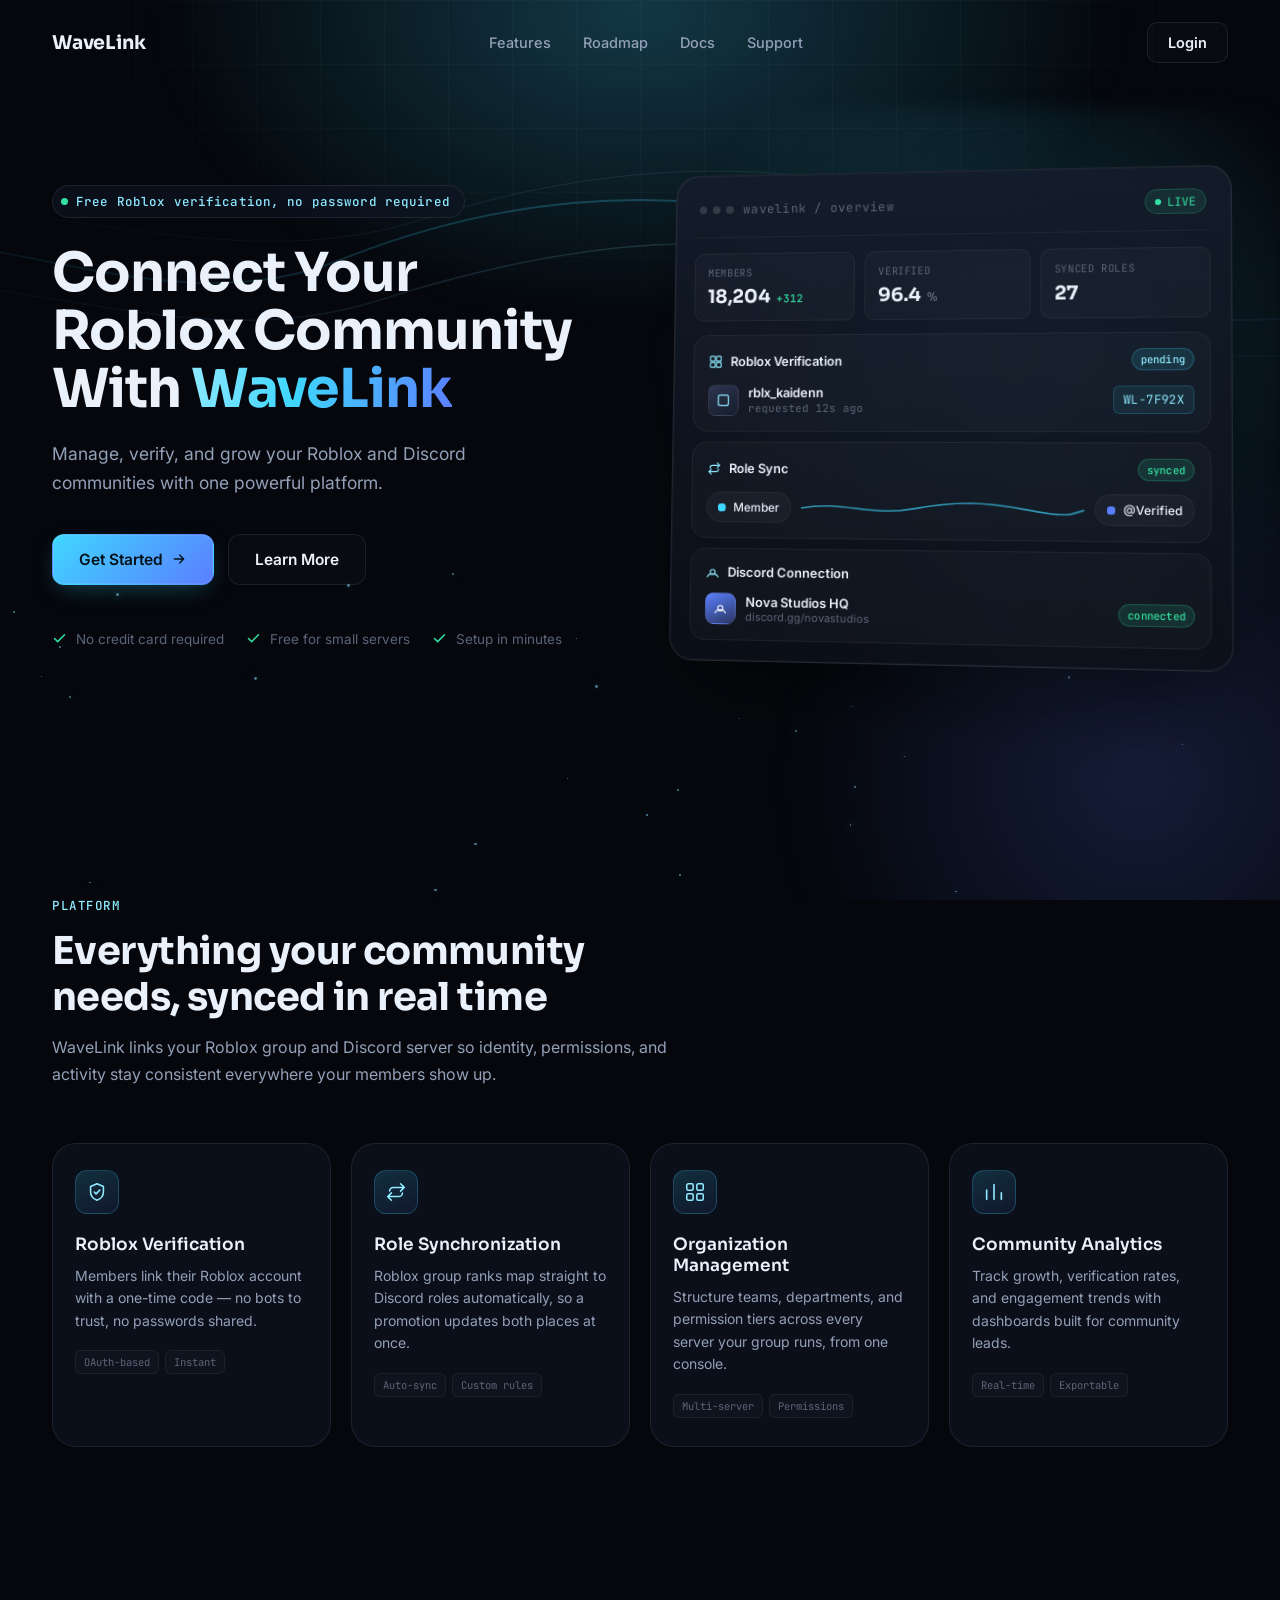
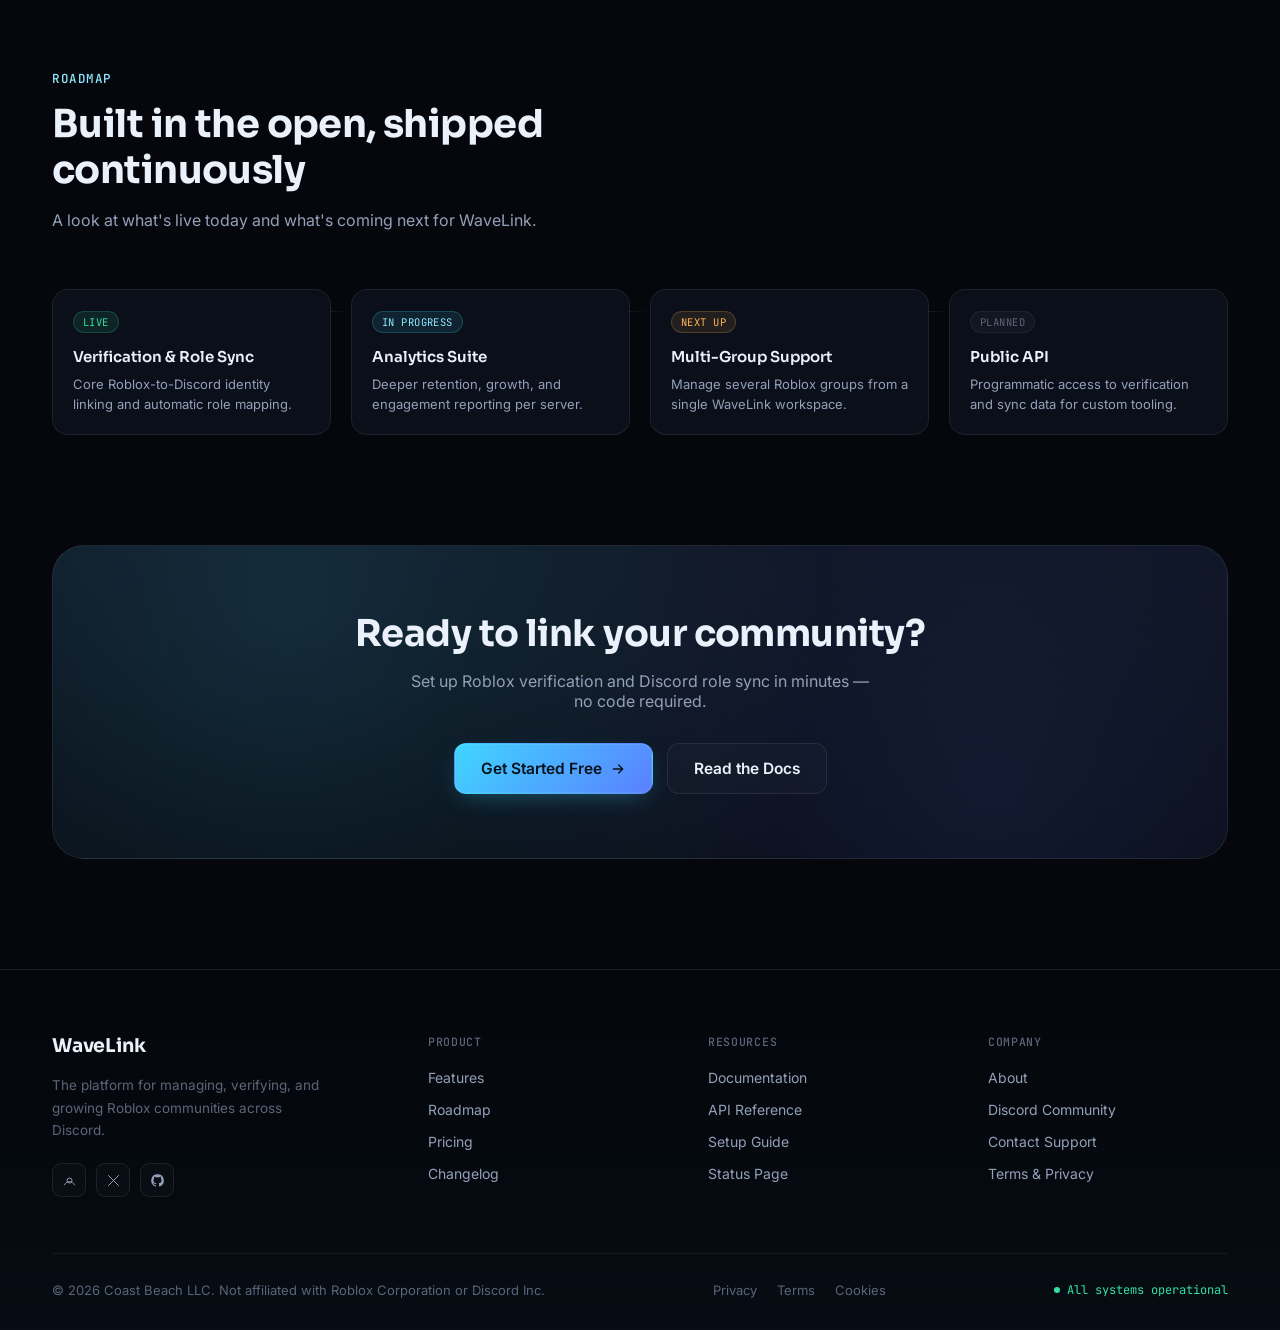
<file: index.html>
<!DOCTYPE html>
<html lang="en">
<head>
<meta charset="UTF-8" />
<meta name="viewport" content="width=device-width, initial-scale=1.0" />
<title>WaveLink — Connect Your Roblox Community</title>
<meta name="description" content="WaveLink is the platform for managing, verifying, and growing Roblox communities across Discord — verification, role sync, and analytics in one place." />

<link rel="preconnect" href="https://fonts.googleapis.com">
<link rel="preconnect" href="https://fonts.gstatic.com" crossorigin>
<link href="https://fonts.googleapis.com/css2?family=Sora:wght@400;500;600;700;800&family=Inter:wght@400;500;600;700&family=JetBrains+Mono:wght@400;500;600&display=swap" rel="stylesheet">

<link rel="stylesheet" href="style.css">
</head>
<body>

<!-- ============ BACKGROUND LAYERS ============ -->
<div class="bg-layer" aria-hidden="true">
  <div class="bg-grid"></div>
  <div class="bg-glow-primary"></div>
  <div class="bg-glow-secondary"></div>
  <svg class="bg-wave-svg" viewBox="0 0 1800 420" fill="none" xmlns="http://www.w3.org/2000/svg">
    <path class="w1" d="M0 220 C 200 140, 400 300, 600 220 S 1000 140, 1200 220 S 1600 300, 1800 220" stroke="url(#gwave1)" stroke-width="2" opacity="0.5"/>
    <path class="w2" d="M0 260 C 220 190, 420 330, 640 260 S 1040 180, 1240 260 S 1620 330, 1800 260" stroke="url(#gwave2)" stroke-width="1.5" opacity="0.35"/>
    <path class="w3" d="M0 180 C 240 120, 460 250, 680 180 S 1080 120, 1280 180 S 1640 250, 1800 180" stroke="url(#gwave2)" stroke-width="1" opacity="0.25"/>
    <defs>
      <linearGradient id="gwave1" x1="0" y1="0" x2="1800" y2="0" gradientUnits="userSpaceOnUse">
        <stop offset="0" stop-color="#3fd6ff" stop-opacity="0"/>
        <stop offset="0.5" stop-color="#3fd6ff" stop-opacity="0.9"/>
        <stop offset="1" stop-color="#5b7fff" stop-opacity="0"/>
      </linearGradient>
      <linearGradient id="gwave2" x1="0" y1="0" x2="1800" y2="0" gradientUnits="userSpaceOnUse">
        <stop offset="0" stop-color="#5b7fff" stop-opacity="0"/>
        <stop offset="0.5" stop-color="#8fe9ff" stop-opacity="0.8"/>
        <stop offset="1" stop-color="#3fd6ff" stop-opacity="0"/>
      </linearGradient>
    </defs>
  </svg>
  <div id="particles"></div>
</div>

<!-- ============ NAVBAR ============ -->
<header class="navbar" id="navbar">
  <div class="container nav-inner">
    <a href="#top" class="brand">
      WaveLink
    </a>

    <nav class="nav-links" id="navLinks">
      <a href="#features">Features</a>
      <a href="#roadmap">Roadmap</a>
      <a href="#docs">Docs</a>
      <a href="#support">Support</a>
    </nav>

    <div class="nav-right">
      <a href="login.html" class="btn btn-ghost" id="navAuthBtn">Login</a>
      <button class="nav-toggle" id="navToggle" aria-label="Toggle navigation menu" aria-expanded="false"><span></span></button>
    </div>
  </div>
</header>

<!-- ============ HERO ============ -->
<main id="top">
<section class="hero">
  <div class="container hero-grid">

    <div class="hero-content reveal in">
      <span class="eyebrow"><span class="dot-pulse" aria-hidden="true"></span> Free Roblox verification, no password required</span>

      <h1>Connect Your Roblox Community With <span class="grad">WaveLink</span></h1>

      <p class="lead">Manage, verify, and grow your Roblox and Discord communities with one powerful platform.</p>

      <div class="hero-actions">
        <a href="#get-started" class="btn btn-primary btn-lg">
          Get Started
          <svg class="btn-icon" viewBox="0 0 24 24" fill="none"><path d="M5 12h14M13 6l6 6-6 6" stroke="currentColor" stroke-width="2" stroke-linecap="round" stroke-linejoin="round"/></svg>
        </a>
        <a href="#features" class="btn btn-ghost btn-lg">Learn More</a>
      </div>

      <div class="hero-meta">
        <div class="hero-meta-item"><svg viewBox="0 0 24 24" fill="none"><path d="M20 6L9 17l-5-5" stroke="currentColor" stroke-width="2.4" stroke-linecap="round" stroke-linejoin="round"/></svg> No credit card required</div>
        <div class="hero-meta-item"><svg viewBox="0 0 24 24" fill="none"><path d="M20 6L9 17l-5-5" stroke="currentColor" stroke-width="2.4" stroke-linecap="round" stroke-linejoin="round"/></svg> Free for small servers</div>
        <div class="hero-meta-item"><svg viewBox="0 0 24 24" fill="none"><path d="M20 6L9 17l-5-5" stroke="currentColor" stroke-width="2.4" stroke-linecap="round" stroke-linejoin="round"/></svg> Setup in minutes</div>
      </div>
    </div>

    <div class="mock-wrap reveal in">
      <div class="mock-glow" aria-hidden="true"></div>

      <div class="dashboard">
        <div class="dash-titlebar">
          <div class="dash-titlebar-left">
            <div class="dash-dots"><span></span><span></span><span></span></div>
            <span class="dash-title">wavelink / overview</span>
          </div>
          <span class="dash-live"><span class="dot-pulse" aria-hidden="true"></span>LIVE</span>
        </div>

        <div class="stat-row">
          <div class="stat-box">
            <div class="stat-label">Members</div>
            <div class="stat-value">18,204 <span class="delta">+312</span></div>
          </div>
          <div class="stat-box">
            <div class="stat-label">Verified</div>
            <div class="stat-value">96.4<span style="font-size:12px;font-weight:600;color:var(--text-faint)">%</span></div>
          </div>
          <div class="stat-box">
            <div class="stat-label">Synced Roles</div>
            <div class="stat-value">27</div>
          </div>
        </div>

        <div class="panel-block">
          <div class="panel-block-head">
            <h4>
              <svg viewBox="0 0 24 24" fill="none"><rect x="3" y="3" width="8" height="8" rx="1.5" stroke="currentColor" stroke-width="1.8"/><rect x="13" y="3" width="8" height="8" rx="1.5" stroke="currentColor" stroke-width="1.8"/><rect x="3" y="13" width="8" height="8" rx="1.5" stroke="currentColor" stroke-width="1.8"/><rect x="13" y="13" width="8" height="8" rx="1.5" stroke="currentColor" stroke-width="1.8"/></svg>
              Roblox Verification
            </h4>
            <span class="badge badge-accent">pending</span>
          </div>
          <div class="verify-row">
            <div class="verify-user">
              <div class="avatar"><svg viewBox="0 0 24 24" fill="none"><rect x="4" y="4" width="16" height="16" rx="3" stroke="currentColor" stroke-width="1.8"/></svg></div>
              <div class="verify-user-info">
                <div class="name">rblx_kaidenn</div>
                <div class="sub">requested 12s ago</div>
              </div>
            </div>
            <span class="code-chip">WL-7F92X</span>
          </div>
        </div>

        <div class="panel-block">
          <div class="panel-block-head">
            <h4>
              <svg viewBox="0 0 24 24" fill="none"><path d="M17 3l4 4-4 4M7 21l-4-4 4-4M21 7H9a4 4 0 00-4 4M3 17h12a4 4 0 004-4" stroke="currentColor" stroke-width="1.8" stroke-linecap="round" stroke-linejoin="round"/></svg>
              Role Sync
            </h4>
            <span class="badge badge-success">synced</span>
          </div>
          <div class="sync-row">
            <span class="sync-chip"><span class="swatch" style="background:#3fd6ff"></span>Member</span>
            <svg class="sync-wave" viewBox="0 0 100 20" preserveAspectRatio="none"><path d="M0 10 C 15 2, 25 18, 40 10 S 65 2, 80 10 S 95 14, 100 10" stroke="#3fd6ff" stroke-width="1.5" fill="none" opacity="0.65"/></svg>
            <span class="sync-chip"><span class="swatch" style="background:#5b7fff"></span>@Verified</span>
          </div>
        </div>

        <div class="panel-block" style="margin-bottom:0;">
          <div class="panel-block-head">
            <h4>
              <svg viewBox="0 0 24 24" fill="none"><path d="M8 12a4 4 0 108 0 4 4 0 00-8 0z" stroke="currentColor" stroke-width="1.8"/><path d="M3 20c1.5-3.5 4.5-5 9-5s7.5 1.5 9 5" stroke="currentColor" stroke-width="1.8" stroke-linecap="round"/></svg>
              Discord Connection
            </h4>
          </div>
          <div class="discord-row">
            <div class="discord-server">
              <div class="server-icon"><svg viewBox="0 0 24 24" fill="none"><path d="M8 12a4 4 0 108 0 4 4 0 00-8 0z" stroke="#fff" stroke-width="1.6"/><path d="M4 19c1.6-3.6 4.6-5 8-5s6.4 1.4 8 5" stroke="#fff" stroke-width="1.6" stroke-linecap="round"/></svg></div>
              <div class="server-info">
                <div class="name">Nova Studios HQ</div>
                <div class="sub">discord.gg/novastudios</div>
              </div>
            </div>
            <span class="badge badge-success">connected</span>
          </div>
        </div>
      </div>
    </div>

  </div>
</section>

<!-- ============ FEATURES ============ -->
<section class="section" id="features">
  <div class="container">
    <div class="section-head reveal">
      <span class="section-tag">Platform</span>
      <h2>Everything your community needs, synced in real time</h2>
      <p>WaveLink links your Roblox group and Discord server so identity, permissions, and activity stay consistent everywhere your members show up.</p>
    </div>

    <div class="features-grid">

      <div class="feature-card reveal">
        <div class="feature-icon"><svg viewBox="0 0 24 24" fill="none"><path d="M12 3l7 3v6c0 4.5-3 7.5-7 9-4-1.5-7-4.5-7-9V6l7-3z" stroke="currentColor" stroke-width="1.7" stroke-linejoin="round"/><path d="M9 12l2 2 4-4" stroke="currentColor" stroke-width="1.7" stroke-linecap="round" stroke-linejoin="round"/></svg></div>
        <h3>Roblox Verification</h3>
        <p>Members link their Roblox account with a one-time code — no bots to trust, no passwords shared.</p>
        <div class="feature-tag-row">
          <span class="feature-tag">OAuth-based</span>
          <span class="feature-tag">Instant</span>
        </div>
      </div>

      <div class="feature-card reveal">
        <div class="feature-icon"><svg viewBox="0 0 24 24" fill="none"><path d="M17 3l4 4-4 4M7 21l-4-4 4-4M21 7H9a4 4 0 00-4 4M3 17h12a4 4 0 004-4" stroke="currentColor" stroke-width="1.7" stroke-linecap="round" stroke-linejoin="round"/></svg></div>
        <h3>Role Synchronization</h3>
        <p>Roblox group ranks map straight to Discord roles automatically, so a promotion updates both places at once.</p>
        <div class="feature-tag-row">
          <span class="feature-tag">Auto-sync</span>
          <span class="feature-tag">Custom rules</span>
        </div>
      </div>

      <div class="feature-card reveal">
        <div class="feature-icon"><svg viewBox="0 0 24 24" fill="none"><rect x="3" y="3" width="7" height="7" rx="1.6" stroke="currentColor" stroke-width="1.7"/><rect x="14" y="3" width="7" height="7" rx="1.6" stroke="currentColor" stroke-width="1.7"/><rect x="3" y="14" width="7" height="7" rx="1.6" stroke="currentColor" stroke-width="1.7"/><rect x="14" y="14" width="7" height="7" rx="1.6" stroke="currentColor" stroke-width="1.7"/></svg></div>
        <h3>Organization Management</h3>
        <p>Structure teams, departments, and permission tiers across every server your group runs, from one console.</p>
        <div class="feature-tag-row">
          <span class="feature-tag">Multi-server</span>
          <span class="feature-tag">Permissions</span>
        </div>
      </div>

      <div class="feature-card reveal">
        <div class="feature-icon"><svg viewBox="0 0 24 24" fill="none"><path d="M4 20V10M12 20V4M20 20v-7" stroke="currentColor" stroke-width="1.8" stroke-linecap="round" stroke-linejoin="round"/></svg></div>
        <h3>Community Analytics</h3>
        <p>Track growth, verification rates, and engagement trends with dashboards built for community leads.</p>
        <div class="feature-tag-row">
          <span class="feature-tag">Real-time</span>
          <span class="feature-tag">Exportable</span>
        </div>
      </div>

    </div>
  </div>
</section>

<!-- ============ ROADMAP ============ -->
<section class="section" id="roadmap">
  <div class="container">
    <div class="section-head reveal">
      <span class="section-tag">Roadmap</span>
      <h2>Built in the open, shipped continuously</h2>
      <p>A look at what's live today and what's coming next for WaveLink.</p>
    </div>

    <div class="roadmap-track">
      <div class="roadmap-item reveal">
        <span class="roadmap-status status-live">Live</span>
        <h4>Verification &amp; Role Sync</h4>
        <p>Core Roblox-to-Discord identity linking and automatic role mapping.</p>
      </div>
      <div class="roadmap-item reveal">
        <span class="roadmap-status status-progress">In progress</span>
        <h4>Analytics Suite</h4>
        <p>Deeper retention, growth, and engagement reporting per server.</p>
      </div>
      <div class="roadmap-item reveal">
        <span class="roadmap-status status-next">Next up</span>
        <h4>Multi-Group Support</h4>
        <p>Manage several Roblox groups from a single WaveLink workspace.</p>
      </div>
      <div class="roadmap-item reveal">
        <span class="roadmap-status status-later">Planned</span>
        <h4>Public API</h4>
        <p>Programmatic access to verification and sync data for custom tooling.</p>
      </div>
    </div>
  </div>
</section>

<!-- ============ CTA ============ -->
<section class="cta-band reveal" id="get-started">
  <h2>Ready to link your community?</h2>
  <p>Set up Roblox verification and Discord role sync in minutes — no code required.</p>
  <div class="cta-actions">
    <a href="login.html" class="btn btn-primary btn-lg">
      Get Started Free
      <svg class="btn-icon" viewBox="0 0 24 24" fill="none"><path d="M5 12h14M13 6l6 6-6 6" stroke="currentColor" stroke-width="2" stroke-linecap="round" stroke-linejoin="round"/></svg>
    </a>
    <a href="#docs" class="btn btn-ghost btn-lg">Read the Docs</a>
  </div>
</section>
</main>

<!-- ============ FOOTER ============ -->
<footer class="site-footer" id="support">
  <div class="container">
    <div class="footer-top">
      <div class="footer-brand">
        <a href="#top" class="brand">
          WaveLink
        </a>
        <p>The platform for managing, verifying, and growing Roblox communities across Discord.</p>
        <div class="footer-socials">
          <a href="#" class="footer-social-btn" aria-label="WaveLink on Discord"><svg viewBox="0 0 24 24" fill="none"><path d="M8 12a4 4 0 108 0 4 4 0 00-8 0z" stroke="currentColor" stroke-width="1.6"/><path d="M4 19c1.6-3.6 4.6-5 8-5s6.4 1.4 8 5" stroke="currentColor" stroke-width="1.6" stroke-linecap="round"/></svg></a>
          <a href="#" class="footer-social-btn" aria-label="WaveLink on X"><svg viewBox="0 0 24 24" fill="none"><path d="M4 4l16 16M20 4L4 20" stroke="currentColor" stroke-width="1.6" stroke-linecap="round"/></svg></a>
          <a href="#" class="footer-social-btn" aria-label="WaveLink on GitHub"><svg viewBox="0 0 24 24" fill="none"><path d="M12 2a10 10 0 00-3.16 19.5c.5.1.68-.22.68-.48v-1.7c-2.78.6-3.37-1.34-3.37-1.34-.46-1.16-1.11-1.47-1.11-1.47-.91-.62.07-.6.07-.6 1 .07 1.53 1.03 1.53 1.03.9 1.52 2.35 1.08 2.92.83.09-.65.35-1.08.64-1.33-2.22-.25-4.56-1.11-4.56-4.94 0-1.1.39-1.99 1.03-2.69-.1-.25-.45-1.27.1-2.64 0 0 .84-.27 2.75 1.02a9.6 9.6 0 015 0c1.91-1.3 2.75-1.02 2.75-1.02.55 1.37.2 2.39.1 2.64.64.7 1.03 1.59 1.03 2.69 0 3.84-2.34 4.68-4.57 4.93.36.31.68.92.68 1.85v2.75c0 .27.18.58.69.48A10 10 0 0012 2z" fill="currentColor"/></svg></a>
        </div>
      </div>

      <div class="footer-col">
        <h5>Product</h5>
        <ul>
          <li><a href="#features">Features</a></li>
          <li><a href="#roadmap">Roadmap</a></li>
          <li><a href="#">Pricing</a></li>
          <li><a href="#">Changelog</a></li>
        </ul>
      </div>

      <div class="footer-col" id="docs">
        <h5>Resources</h5>
        <ul>
          <li><a href="#">Documentation</a></li>
          <li><a href="#">API Reference</a></li>
          <li><a href="#">Setup Guide</a></li>
          <li><a href="#">Status Page</a></li>
        </ul>
      </div>

      <div class="footer-col">
        <h5>Company</h5>
        <ul>
          <li><a href="#">About</a></li>
          <li><a href="#">Discord Community</a></li>
          <li><a href="#">Contact Support</a></li>
          <li><a href="terms.html">Terms &amp; Privacy</a></li>
        </ul>
      </div>
    </div>

    <div class="footer-bottom">
      <p>&copy; 2026 Coast Beach LLC. Not affiliated with Roblox Corporation or Discord Inc.</p>
      <div class="footer-bottom-links">
        <a href="privacy.html">Privacy</a>
        <a href="terms.html">Terms</a>
        <a href="#">Cookies</a>
      </div>
      <span class="footer-status"><span class="dot-pulse" aria-hidden="true"></span>All systems operational</span>
    </div>
  </div>
</footer>

<script src="main.js" defer></script>

</body>
</html>
</file>
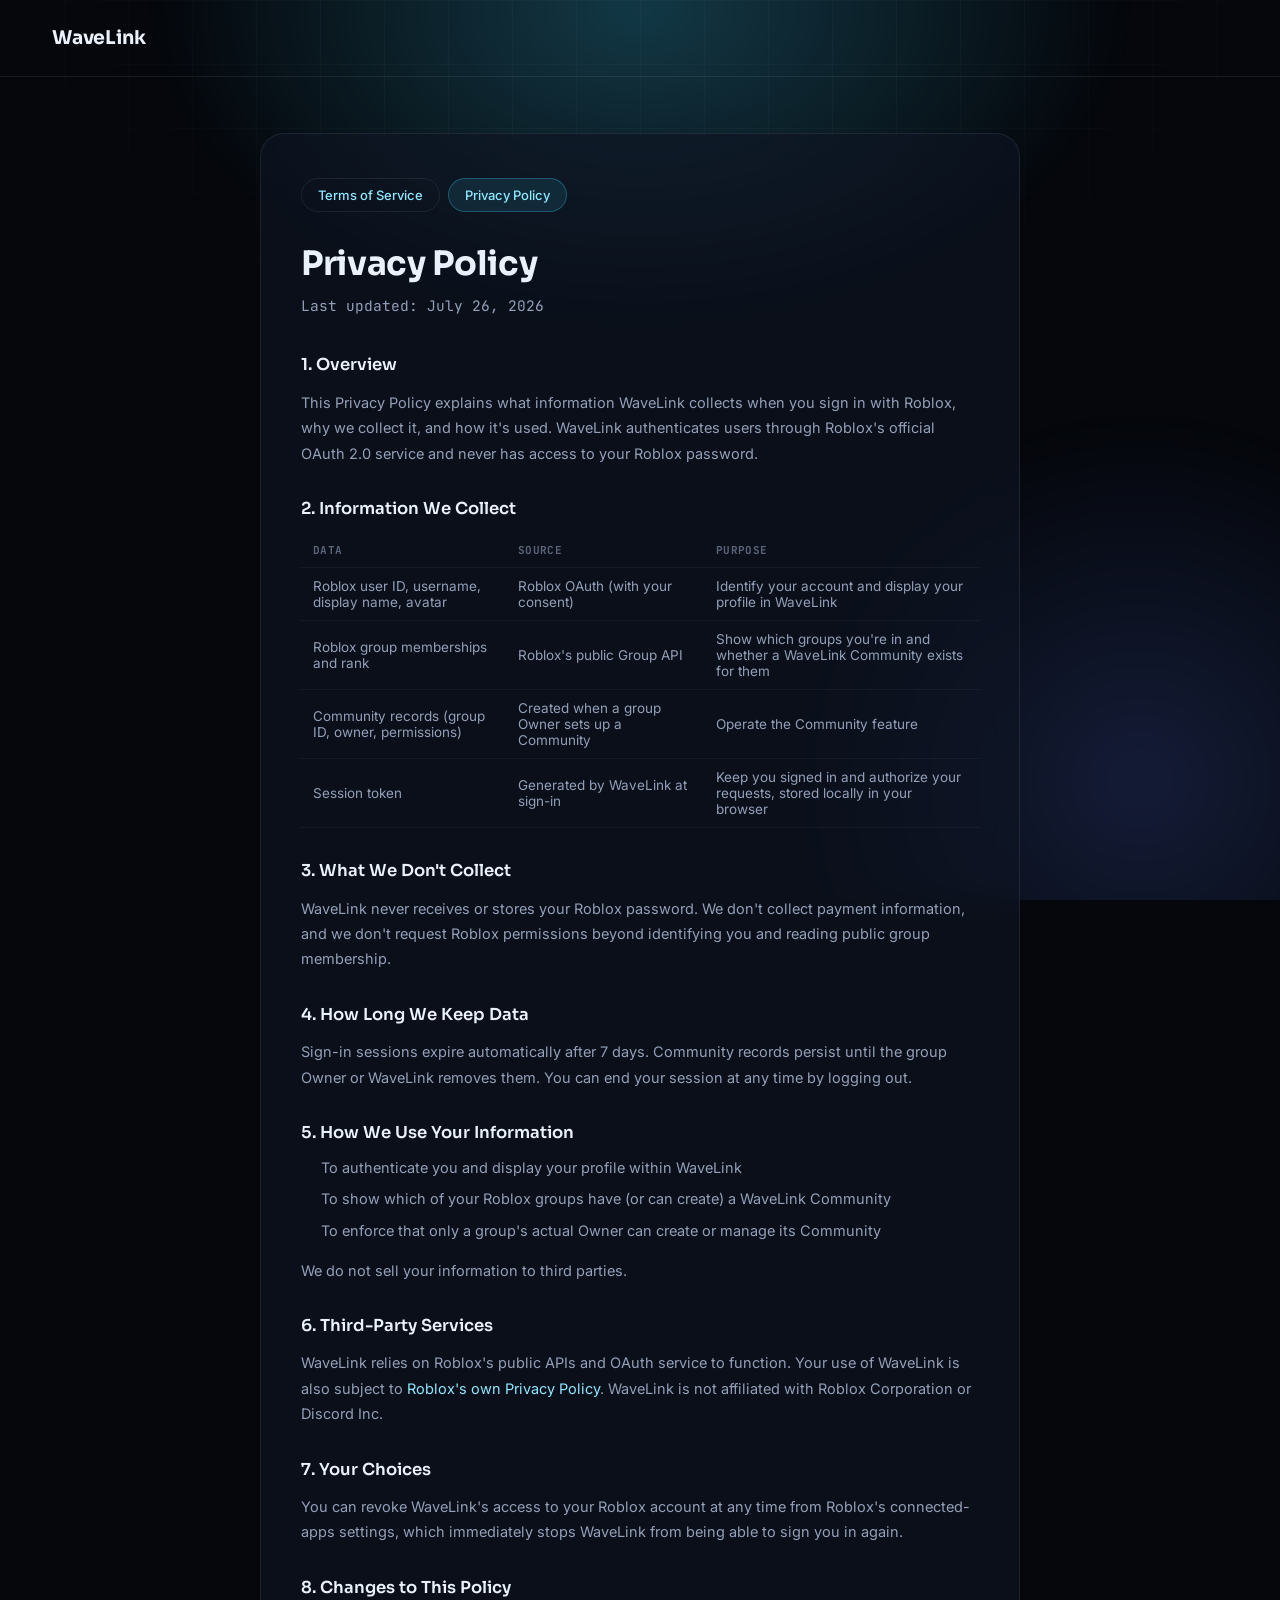
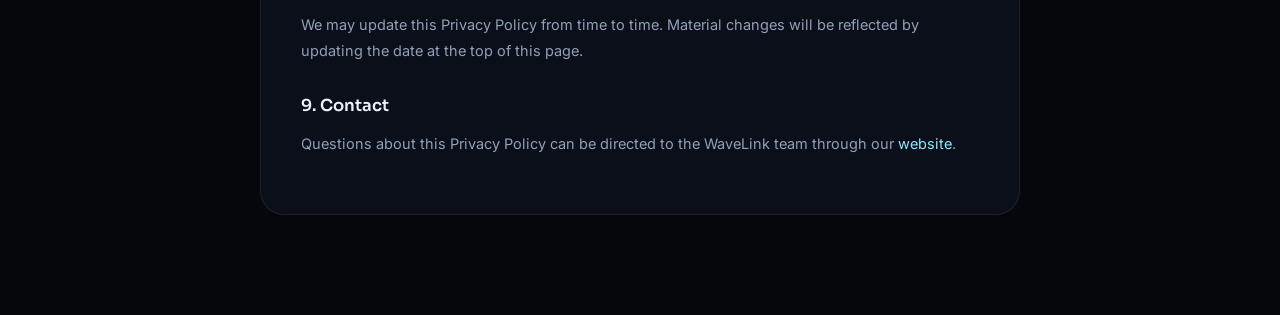
<file: privacy.html>
<!DOCTYPE html>
<html lang="en">
<head>
<meta charset="UTF-8" />
<meta name="viewport" content="width=device-width, initial-scale=1.0" />
<title>Privacy Policy — WaveLink</title>
<meta name="description" content="WaveLink's Privacy Policy." />

<link rel="preconnect" href="https://fonts.googleapis.com">
<link rel="preconnect" href="https://fonts.gstatic.com" crossorigin>
<link href="https://fonts.googleapis.com/css2?family=Sora:wght@400;500;600;700;800&family=Inter:wght@400;500;600;700&family=JetBrains+Mono:wght@400;500;600&display=swap" rel="stylesheet">
<link rel="stylesheet" href="style.css">

<style>
.legal-nav{
  position: relative;
  z-index: 1;
  padding: 26px 0;
  border-bottom: 1px solid var(--border);
}

.legal-main{
  position: relative;
  z-index: 1;
  padding: 56px 0 100px;
}

.legal-card{
  max-width: 760px;
  margin: 0 auto;
  background: var(--panel);
  border: 1px solid var(--border);
  border-radius: var(--radius-lg);
  backdrop-filter: blur(14px);
  padding: 44px 40px;
}

.legal-card h1{
  font-family: var(--font-display);
  font-size: clamp(1.6rem, 3vw, 2.1rem);
  font-weight: 700;
  letter-spacing: -0.01em;
  margin: 0 0 8px;
}

.legal-updated{
  font-family: var(--font-mono);
  font-size: 12.5px;
  color: var(--text-faint);
  margin: 0 0 36px;
}

.legal-card h2{
  font-family: var(--font-display);
  font-size: 16.5px;
  font-weight: 600;
  color: var(--text);
  margin: 32px 0 12px;
}
.legal-card h2:first-of-type{ margin-top: 0; }

.legal-card p, .legal-card li{
  font-size: 14.5px;
  line-height: 1.75;
  color: var(--text-dim);
}

.legal-card ul{ margin: 10px 0; padding-left: 20px; }
.legal-card li{ margin-bottom: 6px; }

.legal-card a{ color: var(--accent-soft); }

.legal-tabs{
  display: flex;
  gap: 8px;
  margin-bottom: 30px;
}
.legal-tab{
  padding: 8px 16px;
  border-radius: 100px;
  border: 1px solid var(--border);
  font-size: 13px;
  font-weight: 500;
  color: var(--text-dim);
}
.legal-tab.active{
  background: rgba(63,214,255,0.1);
  border-color: rgba(63,214,255,0.28);
  color: var(--accent-soft);
}
.legal-tab:hover:not(.active){ color: var(--text); border-color: rgba(255,255,255,0.18); }

.legal-table{
  width: 100%;
  border-collapse: collapse;
  margin: 14px 0 24px;
  font-size: 13.5px;
}
.legal-table th, .legal-table td{
  text-align: left;
  padding: 10px 12px;
  border-bottom: 1px solid var(--border-soft);
  color: var(--text-dim);
}
.legal-table th{
  font-family: var(--font-mono);
  font-size: 11px;
  text-transform: uppercase;
  letter-spacing: 0.04em;
  color: var(--text-faint);
}
</style>
</head>
<body>

<div class="bg-layer" aria-hidden="true">
  <div class="bg-grid"></div>
  <div class="bg-glow-primary"></div>
  <div class="bg-glow-secondary"></div>
</div>

<header class="legal-nav">
  <div class="container">
    <a href="index.html" class="brand">WaveLink</a>
  </div>
</header>

<main class="legal-main">
  <div class="container">
    <div class="legal-card">
      <div class="legal-tabs">
        <a href="terms.html" class="legal-tab" target="_blank" rel="noopener">Terms of Service</a>
        <a href="privacy.html" class="legal-tab active" target="_blank" rel="noopener">Privacy Policy</a>
      </div>

      <h1>Privacy Policy</h1>
      <p class="legal-updated">Last updated: July 26, 2026</p>

      <h2>1. Overview</h2>
      <p>This Privacy Policy explains what information WaveLink collects when you sign in with Roblox, why we collect it, and how it's used. WaveLink authenticates users through Roblox's official OAuth 2.0 service and never has access to your Roblox password.</p>

      <h2>2. Information We Collect</h2>
      <table class="legal-table">
        <tr><th>Data</th><th>Source</th><th>Purpose</th></tr>
        <tr><td>Roblox user ID, username, display name, avatar</td><td>Roblox OAuth (with your consent)</td><td>Identify your account and display your profile in WaveLink</td></tr>
        <tr><td>Roblox group memberships and rank</td><td>Roblox's public Group API</td><td>Show which groups you're in and whether a WaveLink Community exists for them</td></tr>
        <tr><td>Community records (group ID, owner, permissions)</td><td>Created when a group Owner sets up a Community</td><td>Operate the Community feature</td></tr>
        <tr><td>Session token</td><td>Generated by WaveLink at sign-in</td><td>Keep you signed in and authorize your requests, stored locally in your browser</td></tr>
      </table>

      <h2>3. What We Don't Collect</h2>
      <p>WaveLink never receives or stores your Roblox password. We don't collect payment information, and we don't request Roblox permissions beyond identifying you and reading public group membership.</p>

      <h2>4. How Long We Keep Data</h2>
      <p>Sign-in sessions expire automatically after 7 days. Community records persist until the group Owner or WaveLink removes them. You can end your session at any time by logging out.</p>

      <h2>5. How We Use Your Information</h2>
      <ul>
        <li>To authenticate you and display your profile within WaveLink</li>
        <li>To show which of your Roblox groups have (or can create) a WaveLink Community</li>
        <li>To enforce that only a group's actual Owner can create or manage its Community</li>
      </ul>
      <p>We do not sell your information to third parties.</p>

      <h2>6. Third-Party Services</h2>
      <p>WaveLink relies on Roblox's public APIs and OAuth service to function. Your use of WaveLink is also subject to <a href="https://en.help.roblox.com/hc/en-us/articles/115004647846" target="_blank" rel="noopener">Roblox's own Privacy Policy</a>. WaveLink is not affiliated with Roblox Corporation or Discord Inc.</p>

      <h2>7. Your Choices</h2>
      <p>You can revoke WaveLink's access to your Roblox account at any time from Roblox's connected-apps settings, which immediately stops WaveLink from being able to sign you in again.</p>

      <h2>8. Changes to This Policy</h2>
      <p>We may update this Privacy Policy from time to time. Material changes will be reflected by updating the date at the top of this page.</p>

      <h2>9. Contact</h2>
      <p>Questions about this Privacy Policy can be directed to the WaveLink team through our <a href="index.html">website</a>.</p>
    </div>
  </div>
</main>

<script src="main.js" defer></script>
</body>
</html>
</file>
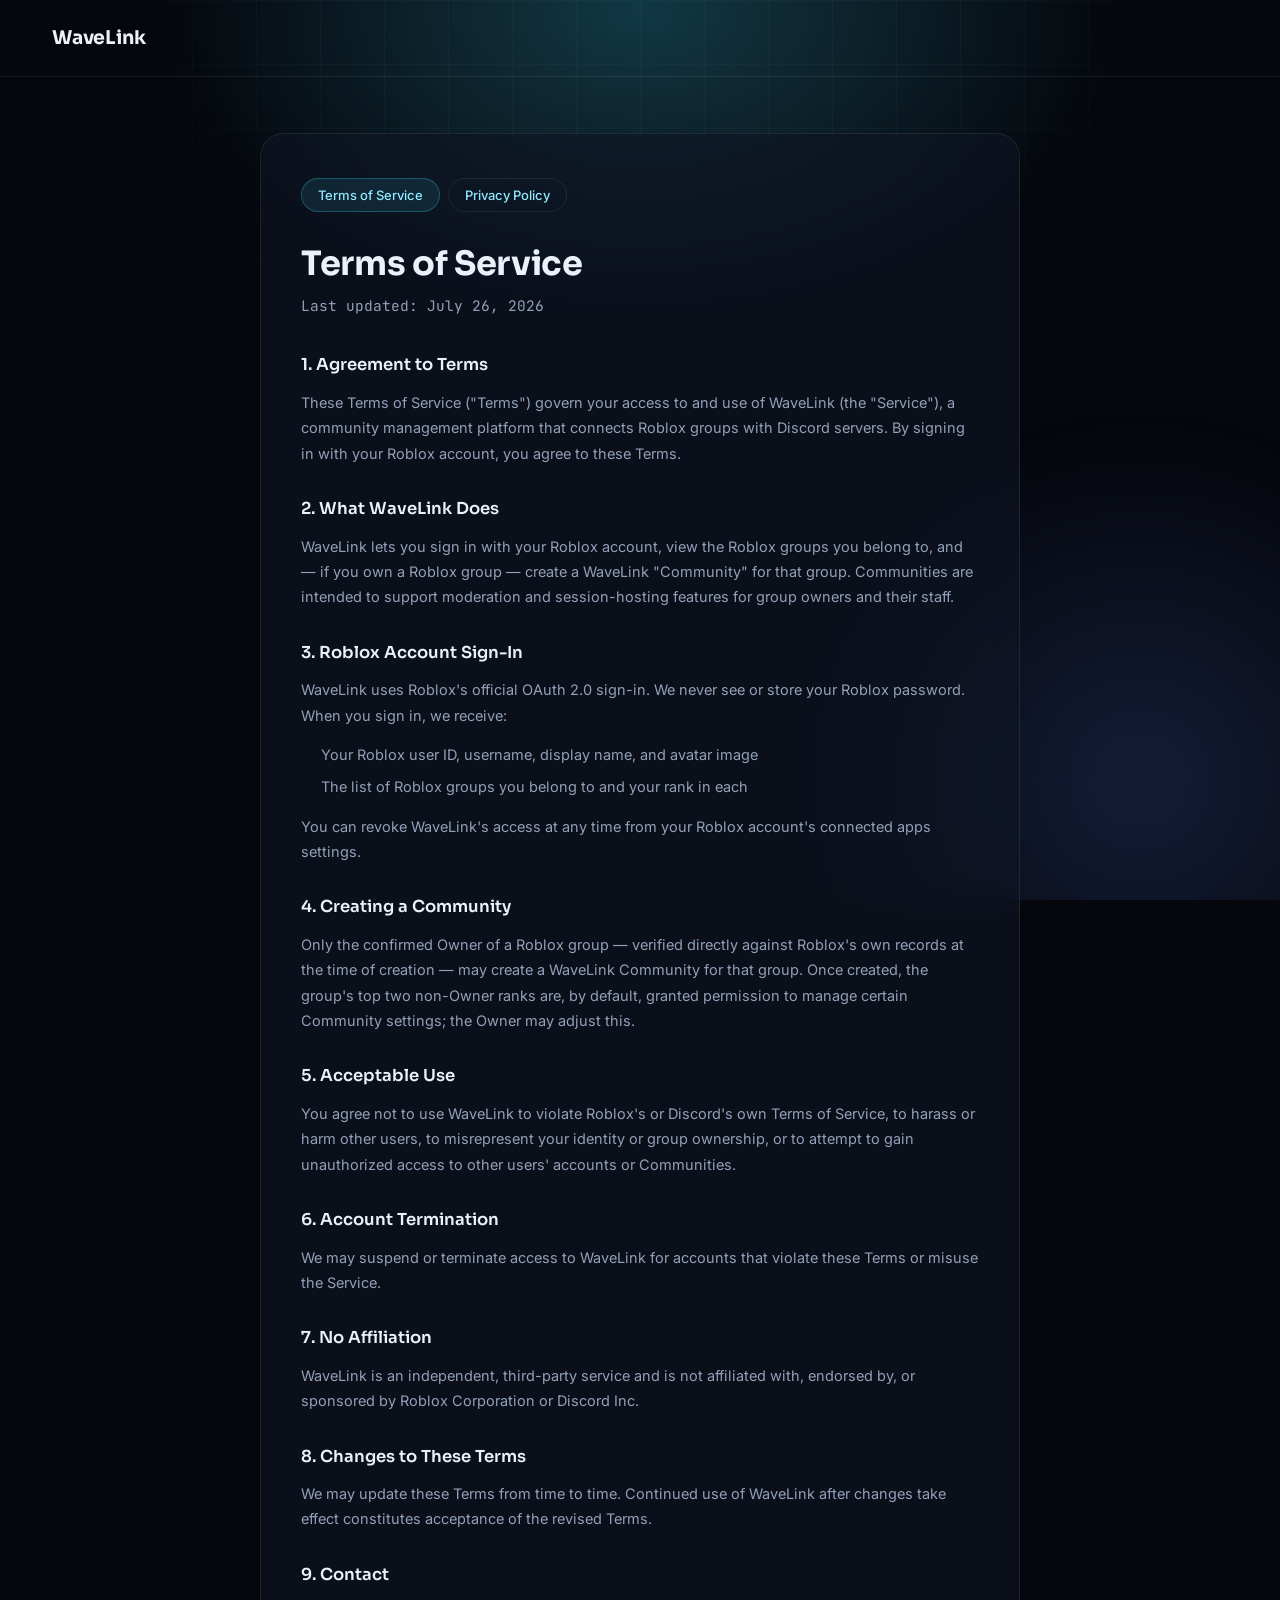
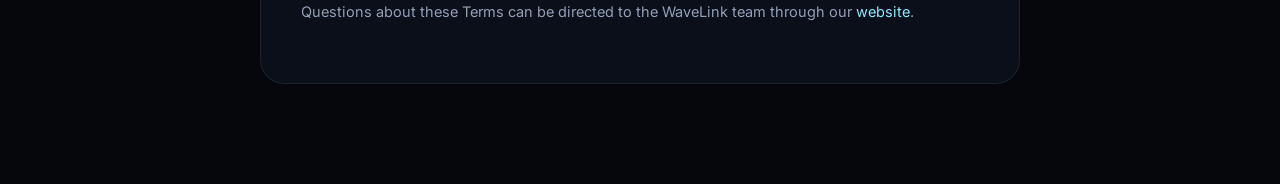
<file: terms.html>
<!DOCTYPE html>
<html lang="en">
<head>
<meta charset="UTF-8" />
<meta name="viewport" content="width=device-width, initial-scale=1.0" />
<title>Terms of Service — WaveLink</title>
<meta name="description" content="WaveLink's Terms of Service." />

<link rel="preconnect" href="https://fonts.googleapis.com">
<link rel="preconnect" href="https://fonts.gstatic.com" crossorigin>
<link href="https://fonts.googleapis.com/css2?family=Sora:wght@400;500;600;700;800&family=Inter:wght@400;500;600;700&family=JetBrains+Mono:wght@400;500;600&display=swap" rel="stylesheet">
<link rel="stylesheet" href="style.css">

<style>
.legal-nav{
  position: relative;
  z-index: 1;
  padding: 26px 0;
  border-bottom: 1px solid var(--border);
}

.legal-main{
  position: relative;
  z-index: 1;
  padding: 56px 0 100px;
}

.legal-card{
  max-width: 760px;
  margin: 0 auto;
  background: var(--panel);
  border: 1px solid var(--border);
  border-radius: var(--radius-lg);
  backdrop-filter: blur(14px);
  padding: 44px 40px;
}

.legal-card h1{
  font-family: var(--font-display);
  font-size: clamp(1.6rem, 3vw, 2.1rem);
  font-weight: 700;
  letter-spacing: -0.01em;
  margin: 0 0 8px;
}

.legal-updated{
  font-family: var(--font-mono);
  font-size: 12.5px;
  color: var(--text-faint);
  margin: 0 0 36px;
}

.legal-card h2{
  font-family: var(--font-display);
  font-size: 16.5px;
  font-weight: 600;
  color: var(--text);
  margin: 32px 0 12px;
}
.legal-card h2:first-of-type{ margin-top: 0; }

.legal-card p, .legal-card li{
  font-size: 14.5px;
  line-height: 1.75;
  color: var(--text-dim);
}

.legal-card ul{ margin: 10px 0; padding-left: 20px; }
.legal-card li{ margin-bottom: 6px; }

.legal-card a{ color: var(--accent-soft); }

.legal-tabs{
  display: flex;
  gap: 8px;
  margin-bottom: 30px;
}
.legal-tab{
  padding: 8px 16px;
  border-radius: 100px;
  border: 1px solid var(--border);
  font-size: 13px;
  font-weight: 500;
  color: var(--text-dim);
}
.legal-tab.active{
  background: rgba(63,214,255,0.1);
  border-color: rgba(63,214,255,0.28);
  color: var(--accent-soft);
}
.legal-tab:hover:not(.active){ color: var(--text); border-color: rgba(255,255,255,0.18); }
</style>
</head>
<body>

<div class="bg-layer" aria-hidden="true">
  <div class="bg-grid"></div>
  <div class="bg-glow-primary"></div>
  <div class="bg-glow-secondary"></div>
</div>

<header class="legal-nav">
  <div class="container">
    <a href="index.html" class="brand">WaveLink</a>
  </div>
</header>

<main class="legal-main">
  <div class="container">
    <div class="legal-card">
      <div class="legal-tabs">
        <a href="terms.html" class="legal-tab active" target="_blank" rel="noopener">Terms of Service</a>
        <a href="privacy.html" class="legal-tab" target="_blank" rel="noopener">Privacy Policy</a>
      </div>

      <h1>Terms of Service</h1>
      <p class="legal-updated">Last updated: July 26, 2026</p>

      <h2>1. Agreement to Terms</h2>
      <p>These Terms of Service ("Terms") govern your access to and use of WaveLink (the "Service"), a community management platform that connects Roblox groups with Discord servers. By signing in with your Roblox account, you agree to these Terms.</p>

      <h2>2. What WaveLink Does</h2>
      <p>WaveLink lets you sign in with your Roblox account, view the Roblox groups you belong to, and — if you own a Roblox group — create a WaveLink "Community" for that group. Communities are intended to support moderation and session-hosting features for group owners and their staff.</p>

      <h2>3. Roblox Account Sign-In</h2>
      <p>WaveLink uses Roblox's official OAuth 2.0 sign-in. We never see or store your Roblox password. When you sign in, we receive:</p>
      <ul>
        <li>Your Roblox user ID, username, display name, and avatar image</li>
        <li>The list of Roblox groups you belong to and your rank in each</li>
      </ul>
      <p>You can revoke WaveLink's access at any time from your Roblox account's connected apps settings.</p>

      <h2>4. Creating a Community</h2>
      <p>Only the confirmed Owner of a Roblox group — verified directly against Roblox's own records at the time of creation — may create a WaveLink Community for that group. Once created, the group's top two non-Owner ranks are, by default, granted permission to manage certain Community settings; the Owner may adjust this.</p>

      <h2>5. Acceptable Use</h2>
      <p>You agree not to use WaveLink to violate Roblox's or Discord's own Terms of Service, to harass or harm other users, to misrepresent your identity or group ownership, or to attempt to gain unauthorized access to other users' accounts or Communities.</p>

      <h2>6. Account Termination</h2>
      <p>We may suspend or terminate access to WaveLink for accounts that violate these Terms or misuse the Service.</p>

      <h2>7. No Affiliation</h2>
      <p>WaveLink is an independent, third-party service and is not affiliated with, endorsed by, or sponsored by Roblox Corporation or Discord Inc.</p>

      <h2>8. Changes to These Terms</h2>
      <p>We may update these Terms from time to time. Continued use of WaveLink after changes take effect constitutes acceptance of the revised Terms.</p>

      <h2>9. Contact</h2>
      <p>Questions about these Terms can be directed to the WaveLink team through our <a href="index.html">website</a>.</p>
    </div>
  </div>
</main>

<script src="main.js" defer></script>
</body>
</html>
</file>
<file: style.css>
/* ===========================================================
   WaveLink — Design Tokens
   =========================================================== */
:root{
  --bg:            #05070c;
  --bg-alt:        #080c15;
  --panel:         rgba(16, 22, 36, 0.62);
  --panel-solid:   #0c121f;
  --panel-raised:  #10182a;
  --border:        rgba(255, 255, 255, 0.08);
  --border-soft:   rgba(255, 255, 255, 0.05);
  --text:          #eaf1fb;
  --text-dim:      #93a0b8;
  --text-faint:    #5b6579;

  --accent:        #3fd6ff;
  --accent-soft:   #8fe9ff;
  --accent-2:      #5b7fff;
  --accent-glow:   rgba(63, 214, 255, 0.35);
  --success:       #34e0a1;
  --success-glow:  rgba(52, 224, 161, 0.28);
  --warn:          #ffb454;

  --font-display:  'Sora', 'Inter', sans-serif;
  --font-body:     'Inter', sans-serif;
  --font-mono:     'JetBrains Mono', monospace;

  --radius-sm:     10px;
  --radius-md:     16px;
  --radius-lg:     24px;
  --radius-xl:     32px;

  --ease: cubic-bezier(.16,.8,.24,1);
}

*, *::before, *::after{ box-sizing: border-box; }

html{ scroll-behavior: smooth; }

body{
  margin: 0;
  background: var(--bg);
  color: var(--text);
  font-family: var(--font-body);
  -webkit-font-smoothing: antialiased;
  overflow-x: hidden;
}

img, svg{ display:block; max-width: 100%; }

a{ color: inherit; text-decoration: none; }

ul{ list-style: none; margin: 0; padding: 0; }

::selection{ background: var(--accent-glow); color: #fff; }

@media (prefers-reduced-motion: reduce){
  *{ animation-duration: 0.001ms !important; animation-iteration-count: 1 !important; transition-duration: 0.001ms !important; scroll-behavior: auto !important; }
}

:focus-visible{
  outline: 2px solid var(--accent);
  outline-offset: 3px;
  border-radius: 4px;
}

.container{
  width: 100%;
  max-width: 1240px;
  margin: 0 auto;
  padding: 0 32px;
}

/* ===========================================================
   Global background system — waveform glow + particles + grid
   =========================================================== */
.bg-layer{
  position: fixed;
  inset: 0;
  z-index: 0;
  pointer-events: none;
  overflow: hidden;
}

.bg-grid{
  position: absolute;
  inset: 0;
  background-image:
    linear-gradient(to right, rgba(255,255,255,0.028) 1px, transparent 1px),
    linear-gradient(to bottom, rgba(255,255,255,0.028) 1px, transparent 1px);
  background-size: 64px 64px;
  mask-image: radial-gradient(ellipse 80% 55% at 50% 0%, black 30%, transparent 75%);
  -webkit-mask-image: radial-gradient(ellipse 80% 55% at 50% 0%, black 30%, transparent 75%);
}

.bg-glow-primary{
  position: absolute;
  top: -260px;
  left: 50%;
  width: 1400px;
  height: 900px;
  transform: translateX(-50%);
  background: radial-gradient(ellipse 50% 50% at 50% 30%, rgba(63,214,255,0.24), transparent 70%);
  filter: blur(10px);
}

.bg-glow-secondary{
  position: absolute;
  top: 420px;
  right: -220px;
  width: 720px;
  height: 720px;
  background: radial-gradient(circle, rgba(91,127,255,0.18), transparent 70%);
  filter: blur(20px);
}

.bg-wave-svg{
  position: absolute;
  top: 40px;
  left: 50%;
  width: 1800px;
  max-width: none;
  transform: translateX(-50%);
  opacity: 0.55;
}

.bg-wave-svg path{
  animation: wave-drift 16s ease-in-out infinite;
}
.bg-wave-svg .w2{ animation-duration: 21s; animation-delay: -4s; }
.bg-wave-svg .w3{ animation-duration: 27s; animation-delay: -9s; }

@keyframes wave-drift{
  0%, 100%{ transform: translateY(0) scaleY(1); }
  50%{ transform: translateY(-14px) scaleY(1.06); }
}

.particle{
  position: absolute;
  border-radius: 50%;
  background: var(--accent-soft);
  opacity: 0.5;
  box-shadow: 0 0 8px 1px var(--accent-glow);
  animation: particle-float linear infinite;
}

@keyframes particle-float{
  0%{ transform: translateY(0) translateX(0); opacity: 0; }
  10%{ opacity: 0.55; }
  90%{ opacity: 0.35; }
  100%{ transform: translateY(-620px) translateX(var(--drift, 40px)); opacity: 0; }
}

/* ===========================================================
   Navbar
   =========================================================== */
.navbar{
  position: fixed;
  top: 0; left: 0; right: 0;
  z-index: 100;
  padding: 22px 0;
  transition: padding 0.35s var(--ease), background 0.35s var(--ease), border-color 0.35s var(--ease);
  border-bottom: 1px solid transparent;
}

.navbar.scrolled{
  padding: 14px 0;
  background: rgba(5, 7, 12, 0.72);
  backdrop-filter: blur(16px) saturate(140%);
  -webkit-backdrop-filter: blur(16px) saturate(140%);
  border-bottom: 1px solid var(--border);
}

.nav-inner{
  display: flex;
  align-items: center;
  justify-content: space-between;
  gap: 24px;
}

.brand{
  display: flex;
  align-items: center;
  gap: 10px;
  font-family: var(--font-display);
  font-weight: 700;
  font-size: 19px;
  letter-spacing: -0.01em;
  color: var(--text);
}

.nav-links{
  display: flex;
  align-items: center;
  gap: 4px;
}

.nav-links a{
  position: relative;
  padding: 8px 14px;
  font-size: 14.5px;
  font-weight: 500;
  color: var(--text-dim);
  border-radius: 8px;
  transition: color 0.2s var(--ease), background 0.2s var(--ease);
}

.nav-links a:hover{
  color: var(--text);
  background: rgba(255,255,255,0.04);
}

.nav-right{
  display: flex;
  align-items: center;
  gap: 12px;
}

.btn{
  display: inline-flex;
  align-items: center;
  justify-content: center;
  gap: 8px;
  font-family: var(--font-body);
  font-weight: 600;
  font-size: 14.5px;
  padding: 11px 20px;
  border-radius: 10px;
  border: 1px solid transparent;
  cursor: pointer;
  transition: transform 0.2s var(--ease), box-shadow 0.25s var(--ease), background 0.25s var(--ease), border-color 0.25s var(--ease);
  white-space: nowrap;
}

.btn:active{ transform: translateY(1px) scale(0.99); }

.btn-ghost{
  background: rgba(255,255,255,0.02);
  border-color: var(--border);
  color: var(--text);
}
.btn-ghost:hover{
  background: rgba(255,255,255,0.06);
  border-color: rgba(255,255,255,0.16);
}

.btn-primary{
  background: linear-gradient(135deg, var(--accent), var(--accent-2));
  color: #04121a;
  box-shadow: 0 8px 24px -8px var(--accent-glow), 0 0 0 1px rgba(255,255,255,0.08) inset;
}
.btn-primary:hover{
  box-shadow: 0 10px 30px -6px rgba(63,214,255,0.55), 0 0 0 1px rgba(255,255,255,0.12) inset;
  transform: translateY(-1px);
}

.btn-lg{ padding: 15px 26px; font-size: 15.5px; border-radius: 12px; }

.btn-icon{ width: 16px; height: 16px; }

.nav-toggle{
  display: none;
  width: 38px; height: 38px;
  border-radius: 9px;
  border: 1px solid var(--border);
  background: rgba(255,255,255,0.02);
  align-items: center;
  justify-content: center;
  cursor: pointer;
}
.nav-toggle span, .nav-toggle::before, .nav-toggle::after{
  content: '';
  display: block;
  width: 16px; height: 1.5px;
  background: var(--text);
  position: relative;
  transition: transform 0.25s var(--ease), opacity 0.25s var(--ease);
}
.nav-toggle::before{ position: absolute; transform: translateY(-5px); }
.nav-toggle::after{ position: absolute; transform: translateY(5px); }
.nav-toggle.open span{ opacity: 0; }
.nav-toggle.open::before{ transform: rotate(45deg); }
.nav-toggle.open::after{ transform: rotate(-45deg); }

/* ===========================================================
   Hero
   =========================================================== */
.hero{
  position: relative;
  z-index: 1;
  padding: 168px 0 120px;
}

.hero-grid{
  display: grid;
  grid-template-columns: minmax(0, 1fr) minmax(0, 1fr);
  gap: 48px;
  align-items: center;
}

.eyebrow{
  display: inline-flex;
  align-items: center;
  gap: 8px;
  padding: 7px 14px 7px 8px;
  border-radius: 100px;
  border: 1px solid var(--border);
  background: var(--panel);
  backdrop-filter: blur(10px);
  font-family: var(--font-mono);
  font-size: 12.5px;
  font-weight: 500;
  color: var(--accent-soft);
  letter-spacing: 0.01em;
  margin-bottom: 26px;
}

.eyebrow .dot-pulse{
  width: 7px; height: 7px;
  border-radius: 50%;
  background: var(--success);
  box-shadow: 0 0 0 0 var(--success-glow);
  animation: pulse-ring 2s infinite;
}

@keyframes pulse-ring{
  0%{ box-shadow: 0 0 0 0 rgba(52,224,161,0.55); }
  70%{ box-shadow: 0 0 0 7px rgba(52,224,161,0); }
  100%{ box-shadow: 0 0 0 0 rgba(52,224,161,0); }
}

.hero h1{
  font-family: var(--font-display);
  font-size: clamp(2.4rem, 4.2vw, 3.6rem);
  line-height: 1.08;
  font-weight: 700;
  letter-spacing: -0.02em;
  margin: 0 0 22px;
}

.hero h1 .grad{
  background: linear-gradient(100deg, var(--accent-soft), var(--accent) 40%, var(--accent-2));
  -webkit-background-clip: text;
  background-clip: text;
  color: transparent;
}

.hero p.lead{
  font-size: 17.5px;
  line-height: 1.65;
  color: var(--text-dim);
  max-width: 460px;
  margin: 0 0 36px;
}

.hero-actions{
  display: flex;
  align-items: center;
  gap: 14px;
  margin-bottom: 46px;
}

.hero-meta{
  display: flex;
  align-items: center;
  gap: 22px;
  flex-wrap: wrap;
}

.hero-meta-item{
  display: flex;
  align-items: center;
  gap: 9px;
  font-size: 13.5px;
  color: var(--text-faint);
}

.hero-meta-item svg{ width: 15px; height: 15px; color: var(--success); flex-shrink: 0; }

/* ---- Dashboard mockup ---- */
.mock-wrap{
  position: relative;
  perspective: 1400px;
}

.mock-glow{
  position: absolute;
  inset: -60px;
  background: radial-gradient(circle at 60% 40%, rgba(63,214,255,0.22), transparent 65%);
  filter: blur(10px);
  z-index: -1;
}

.dashboard{
  position: relative;
  background: linear-gradient(180deg, rgba(20,27,42,0.85), rgba(11,15,24,0.85));
  border: 1px solid var(--border);
  border-radius: var(--radius-lg);
  backdrop-filter: blur(18px);
  -webkit-backdrop-filter: blur(18px);
  box-shadow:
    0 40px 80px -30px rgba(0,0,0,0.65),
    0 0 0 1px rgba(255,255,255,0.03) inset;
  padding: 20px;
  transform: rotateY(-7deg) rotateX(3deg);
  transition: transform 0.6s var(--ease);
  animation: dash-float 7s ease-in-out infinite;
}

@keyframes dash-float{
  0%, 100%{ transform: rotateY(-7deg) rotateX(3deg) translateY(0); }
  50%{ transform: rotateY(-7deg) rotateX(3deg) translateY(-10px); }
}

@media (hover: hover){
  .mock-wrap:hover .dashboard{ transform: rotateY(-2deg) rotateX(1deg); }
}

.dash-titlebar{
  display: flex;
  align-items: center;
  justify-content: space-between;
  padding: 2px 4px 16px;
  border-bottom: 1px solid var(--border-soft);
  margin-bottom: 16px;
}

.dash-titlebar-left{ display: flex; align-items: center; gap: 10px; }

.dash-dots{ display: flex; gap: 6px; }
.dash-dots span{ width: 8px; height: 8px; border-radius: 50%; background: rgba(255,255,255,0.14); }

.dash-title{
  font-family: var(--font-mono);
  font-size: 12.5px;
  color: var(--text-faint);
  letter-spacing: 0.02em;
}

.dash-live{
  display: flex;
  align-items: center;
  gap: 6px;
  font-family: var(--font-mono);
  font-size: 11.5px;
  color: var(--success);
  padding: 4px 9px;
  border-radius: 100px;
  background: rgba(52,224,161,0.1);
  border: 1px solid rgba(52,224,161,0.2);
}
.dash-live .dot-pulse{ width: 6px; height: 6px; border-radius: 50%; background: var(--success); animation: pulse-ring 2s infinite; }

.stat-row{
  display: grid;
  grid-template-columns: repeat(3, 1fr);
  gap: 10px;
  margin-bottom: 14px;
}

.stat-box{
  background: rgba(255,255,255,0.025);
  border: 1px solid var(--border-soft);
  border-radius: var(--radius-sm);
  padding: 12px 13px;
}

.stat-label{
  font-family: var(--font-mono);
  font-size: 10.5px;
  color: var(--text-faint);
  text-transform: uppercase;
  letter-spacing: 0.06em;
  margin-bottom: 6px;
}

.stat-value{
  font-family: var(--font-display);
  font-size: 19px;
  font-weight: 700;
  color: var(--text);
  display: flex;
  align-items: baseline;
  gap: 6px;
}

.stat-value .delta{
  font-family: var(--font-mono);
  font-size: 11px;
  font-weight: 500;
  color: var(--success);
}

.panel-block{
  background: rgba(255,255,255,0.022);
  border: 1px solid var(--border-soft);
  border-radius: var(--radius-md);
  padding: 15px;
  margin-bottom: 10px;
}

.panel-block-head{
  display: flex;
  align-items: center;
  justify-content: space-between;
  margin-bottom: 13px;
}

.panel-block-head h4{
  margin: 0;
  font-family: var(--font-body);
  font-size: 13px;
  font-weight: 600;
  color: var(--text);
  display: flex;
  align-items: center;
  gap: 8px;
}

.panel-block-head h4 svg{ width: 15px; height: 15px; color: var(--accent-soft); }

.badge{
  font-family: var(--font-mono);
  font-size: 10.5px;
  font-weight: 500;
  padding: 3px 8px;
  border-radius: 100px;
  letter-spacing: 0.02em;
}
.badge-success{ background: rgba(52,224,161,0.12); color: var(--success); border: 1px solid rgba(52,224,161,0.22); }
.badge-accent{ background: rgba(63,214,255,0.12); color: var(--accent-soft); border: 1px solid rgba(63,214,255,0.22); }

.verify-row{
  display: flex;
  align-items: center;
  justify-content: space-between;
  gap: 10px;
}

.verify-user{ display: flex; align-items: center; gap: 10px; }

.avatar{
  width: 32px; height: 32px;
  border-radius: 8px;
  background: linear-gradient(155deg, #2c3550, #171d2c);
  border: 1px solid var(--border);
  display: grid;
  place-items: center;
  flex-shrink: 0;
}
.avatar svg{ width: 16px; height: 16px; color: var(--accent-soft); }

.verify-user-info .name{ font-size: 13px; font-weight: 600; color: var(--text); line-height: 1.3; }
.verify-user-info .sub{ font-family: var(--font-mono); font-size: 11px; color: var(--text-faint); line-height: 1.3; }

.code-chip{
  font-family: var(--font-mono);
  font-size: 12px;
  color: var(--accent-soft);
  background: rgba(63,214,255,0.08);
  border: 1px solid rgba(63,214,255,0.2);
  border-radius: 6px;
  padding: 5px 9px;
  letter-spacing: 0.03em;
}

/* role sync row with waveform link (signature motif, mini) */
.sync-row{
  display: flex;
  align-items: center;
  gap: 10px;
}

.sync-chip{
  display: flex;
  align-items: center;
  gap: 8px;
  padding: 7px 11px;
  border-radius: 100px;
  background: rgba(255,255,255,0.03);
  border: 1px solid var(--border-soft);
  font-size: 12px;
  font-weight: 500;
  color: var(--text);
  white-space: nowrap;
}
.sync-chip .swatch{ width: 8px; height: 8px; border-radius: 3px; }

.sync-wave{
  flex: 1;
  height: 20px;
}
.sync-wave path{
  animation: wave-drift 4.5s ease-in-out infinite;
}

.discord-row{
  display: flex;
  align-items: center;
  justify-content: space-between;
}

.discord-server{ display: flex; align-items: center; gap: 10px; }

.server-icon{
  width: 32px; height: 32px;
  border-radius: 9px;
  background: linear-gradient(155deg, var(--accent-2), #2a3560);
  display: grid;
  place-items: center;
  border: 1px solid var(--border);
}
.server-icon svg{ width: 16px; height: 16px; color: #fff; }

.server-info .name{ font-size: 13px; font-weight: 600; color: var(--text); }
.server-info .sub{ font-size: 11px; color: var(--text-faint); }

/* ===========================================================
   Section headers
   =========================================================== */
.section{
  position: relative;
  z-index: 1;
  padding: 110px 0;
}

.section-head{
  max-width: 620px;
  margin: 0 0 56px;
}

.section-tag{
  display: inline-block;
  font-family: var(--font-mono);
  font-size: 12.5px;
  font-weight: 500;
  color: var(--accent-soft);
  letter-spacing: 0.04em;
  text-transform: uppercase;
  margin-bottom: 14px;
}

.section-head h2{
  font-family: var(--font-display);
  font-size: clamp(1.8rem, 3vw, 2.5rem);
  font-weight: 700;
  letter-spacing: -0.015em;
  line-height: 1.2;
  margin: 0 0 14px;
}

.section-head p{
  font-size: 16px;
  color: var(--text-dim);
  line-height: 1.65;
  margin: 0;
}

/* ===========================================================
   Features
   =========================================================== */
.features-grid{
  display: grid;
  grid-template-columns: repeat(4, 1fr);
  gap: 20px;
}

.feature-card{
  position: relative;
  background: var(--panel);
  border: 1px solid var(--border);
  border-radius: var(--radius-lg);
  padding: 26px 22px 28px;
  backdrop-filter: blur(14px);
  -webkit-backdrop-filter: blur(14px);
  overflow: hidden;
  transition: transform 0.35s var(--ease), border-color 0.35s var(--ease), box-shadow 0.35s var(--ease);
}

.feature-card::before{
  content: '';
  position: absolute;
  inset: 0;
  background: radial-gradient(220px circle at var(--mx, 50%) var(--my, 0%), rgba(63,214,255,0.14), transparent 65%);
  opacity: 0;
  transition: opacity 0.35s var(--ease);
  pointer-events: none;
}

.feature-card:hover{
  transform: translateY(-6px);
  border-color: rgba(63,214,255,0.28);
  box-shadow: 0 24px 48px -20px rgba(0,0,0,0.55), 0 0 0 1px rgba(63,214,255,0.08) inset;
}
.feature-card:hover::before{ opacity: 1; }

.feature-icon{
  width: 44px; height: 44px;
  border-radius: 12px;
  display: grid;
  place-items: center;
  background: linear-gradient(155deg, rgba(63,214,255,0.16), rgba(91,127,255,0.08));
  border: 1px solid rgba(63,214,255,0.22);
  margin-bottom: 20px;
  position: relative;
  z-index: 1;
}
.feature-icon svg{ width: 22px; height: 22px; color: var(--accent-soft); }

.feature-card h3{
  font-family: var(--font-display);
  font-size: 17px;
  font-weight: 600;
  margin: 0 0 10px;
  position: relative;
  z-index: 1;
}

.feature-card p{
  font-size: 14px;
  line-height: 1.6;
  color: var(--text-dim);
  margin: 0 0 18px;
  position: relative;
  z-index: 1;
}

.feature-tag-row{
  display: flex;
  flex-wrap: wrap;
  gap: 6px;
  position: relative;
  z-index: 1;
}

.feature-tag{
  font-family: var(--font-mono);
  font-size: 10.5px;
  color: var(--text-faint);
  border: 1px solid var(--border-soft);
  padding: 4px 8px;
  border-radius: 6px;
  background: rgba(255,255,255,0.02);
}

/* ===========================================================
   Roadmap (supports nav link)
   =========================================================== */
.roadmap-track{
  display: grid;
  grid-template-columns: repeat(4, 1fr);
  gap: 20px;
}

.roadmap-item{
  border: 1px solid var(--border);
  border-radius: var(--radius-md);
  padding: 20px;
  background: var(--panel);
  backdrop-filter: blur(14px);
  position: relative;
}

.roadmap-item::after{
  content: '';
  position: absolute;
  top: 21px; right: -20px;
  width: 20px; height: 1px;
  background: linear-gradient(90deg, var(--border), transparent);
  display: block;
}
.roadmap-item:last-child::after{ display: none; }

.roadmap-status{
  font-family: var(--font-mono);
  font-size: 10.5px;
  letter-spacing: 0.04em;
  text-transform: uppercase;
  padding: 3px 9px;
  border-radius: 100px;
  display: inline-block;
  margin-bottom: 14px;
}
.status-live{ color: var(--success); background: rgba(52,224,161,0.1); border: 1px solid rgba(52,224,161,0.2); }
.status-progress{ color: var(--accent-soft); background: rgba(63,214,255,0.1); border: 1px solid rgba(63,214,255,0.2); }
.status-next{ color: var(--warn); background: rgba(255,180,84,0.1); border: 1px solid rgba(255,180,84,0.2); }
.status-later{ color: var(--text-faint); background: rgba(255,255,255,0.03); border: 1px solid var(--border-soft); }

.roadmap-item h4{
  font-family: var(--font-display);
  font-size: 15px;
  margin: 0 0 8px;
  font-weight: 600;
}
.roadmap-item p{
  font-size: 13px;
  color: var(--text-dim);
  line-height: 1.55;
  margin: 0;
}

/* ===========================================================
   CTA band
   =========================================================== */
.cta-band{
  position: relative;
  z-index: 1;
  margin: 0 32px 110px;
  max-width: 1176px;
  margin-inline: auto;
  border-radius: var(--radius-xl);
  border: 1px solid var(--border);
  background:
    radial-gradient(circle at 20% 20%, rgba(63,214,255,0.14), transparent 55%),
    radial-gradient(circle at 80% 80%, rgba(91,127,255,0.12), transparent 55%),
    linear-gradient(180deg, rgba(18,24,38,0.7), rgba(9,12,20,0.7));
  backdrop-filter: blur(16px);
  padding: 64px 56px;
  text-align: center;
  overflow: hidden;
}

.cta-band h2{
  font-family: var(--font-display);
  font-size: clamp(1.7rem, 3vw, 2.3rem);
  font-weight: 700;
  letter-spacing: -0.015em;
  margin: 0 0 14px;
}

.cta-band p{
  font-size: 16px;
  color: var(--text-dim);
  max-width: 480px;
  margin: 0 auto 32px;
}

.cta-actions{
  display: flex;
  align-items: center;
  justify-content: center;
  gap: 14px;
}

/* ===========================================================
   Footer
   =========================================================== */
.site-footer{
  position: relative;
  z-index: 1;
  border-top: 1px solid var(--border);
  padding: 64px 0 32px;
  background: linear-gradient(180deg, transparent, rgba(63,214,255,0.03));
}

.footer-top{
  display: grid;
  grid-template-columns: 1.4fr repeat(3, 1fr);
  gap: 40px;
  margin-bottom: 56px;
}

.footer-brand p{
  font-size: 13.5px;
  color: var(--text-faint);
  line-height: 1.65;
  max-width: 280px;
  margin: 16px 0 22px;
}

.footer-socials{
  display: flex;
  gap: 10px;
}

.footer-social-btn{
  width: 34px; height: 34px;
  border-radius: 9px;
  border: 1px solid var(--border);
  background: rgba(255,255,255,0.02);
  display: grid;
  place-items: center;
  transition: border-color 0.2s var(--ease), background 0.2s var(--ease), transform 0.2s var(--ease);
}
.footer-social-btn:hover{ border-color: rgba(63,214,255,0.35); background: rgba(63,214,255,0.08); transform: translateY(-2px); }
.footer-social-btn svg{ width: 15px; height: 15px; color: var(--text-dim); }

.footer-col h5{
  font-family: var(--font-mono);
  font-size: 11.5px;
  letter-spacing: 0.06em;
  text-transform: uppercase;
  color: var(--text-faint);
  margin: 0 0 18px;
  font-weight: 500;
}

.footer-col ul{ display: flex; flex-direction: column; gap: 12px; }

.footer-col a{
  font-size: 14px;
  color: var(--text-dim);
  transition: color 0.2s var(--ease);
}
.footer-col a:hover{ color: var(--accent-soft); }

.footer-bottom{
  display: flex;
  align-items: center;
  justify-content: space-between;
  padding-top: 28px;
  border-top: 1px solid var(--border-soft);
  flex-wrap: wrap;
  gap: 16px;
}

.footer-bottom p{
  font-size: 13px;
  color: var(--text-faint);
  margin: 0;
}

.footer-bottom-links{
  display: flex;
  gap: 20px;
}
.footer-bottom-links a{
  font-size: 13px;
  color: var(--text-faint);
  transition: color 0.2s var(--ease);
}
.footer-bottom-links a:hover{ color: var(--text-dim); }

.footer-status{
  display: flex;
  align-items: center;
  gap: 7px;
  font-family: var(--font-mono);
  font-size: 12px;
  color: var(--success);
}
.footer-status .dot-pulse{ width: 6px; height: 6px; border-radius: 50%; background: var(--success); animation: pulse-ring 2s infinite; }

/* ===========================================================
   Reveal-on-scroll utility
   =========================================================== */
.reveal{
  opacity: 0;
  transform: translateY(24px);
  transition: opacity 0.7s var(--ease), transform 0.7s var(--ease);
}
.reveal.in{
  opacity: 1;
  transform: translateY(0);
}

/* ===========================================================
   Responsive
   =========================================================== */
@media (max-width: 980px){
  .hero-grid{ grid-template-columns: 1fr; }
  .mock-wrap{ order: -1; max-width: 460px; margin: 0 auto 8px; }
  .dashboard{ transform: none; animation: none; }
  .hero{ padding: 140px 0 80px; }
  .hero p.lead{ max-width: none; }
  .features-grid{ grid-template-columns: repeat(2, 1fr); }
  .roadmap-track{ grid-template-columns: repeat(2, 1fr); }
  .roadmap-item::after{ display: none; }
  .footer-top{ grid-template-columns: 1fr 1fr; row-gap: 36px; }
}

@media (max-width: 720px){
  .container{ padding: 0 20px; }
  .nav-links{
    position: fixed;
    top: 66px; left: 20px; right: 20px;
    flex-direction: column;
    align-items: stretch;
    background: rgba(9,12,20,0.96);
    border: 1px solid var(--border);
    border-radius: var(--radius-md);
    padding: 10px;
    backdrop-filter: blur(20px);
    gap: 2px;
    transform: translateY(-12px);
    opacity: 0;
    pointer-events: none;
    transition: transform 0.25s var(--ease), opacity 0.25s var(--ease);
  }
  .nav-links.open{ transform: translateY(0); opacity: 1; pointer-events: auto; }
  .nav-links a{ padding: 12px 14px; }
  .nav-toggle{ display: flex; }
  .nav-right .btn-ghost{ display: none; }
  .cta-band{ margin-left: 20px; margin-right: 20px; padding: 44px 26px; }
  .cta-actions{ flex-direction: column; }
  .cta-actions .btn{ width: 100%; }
  .hero-actions{ flex-direction: column; align-items: stretch; }
  .stat-row{ grid-template-columns: 1fr 1fr; }
  .stat-row .stat-box:last-child{ grid-column: span 2; }
  .features-grid{ grid-template-columns: 1fr; }
  .roadmap-track{ grid-template-columns: 1fr; }
  .footer-top{ grid-template-columns: 1fr; }
  .footer-bottom{ flex-direction: column; align-items: flex-start; }
  .section{ padding: 76px 0; }
  .hero{ padding: 128px 0 64px; }
}
</file>
